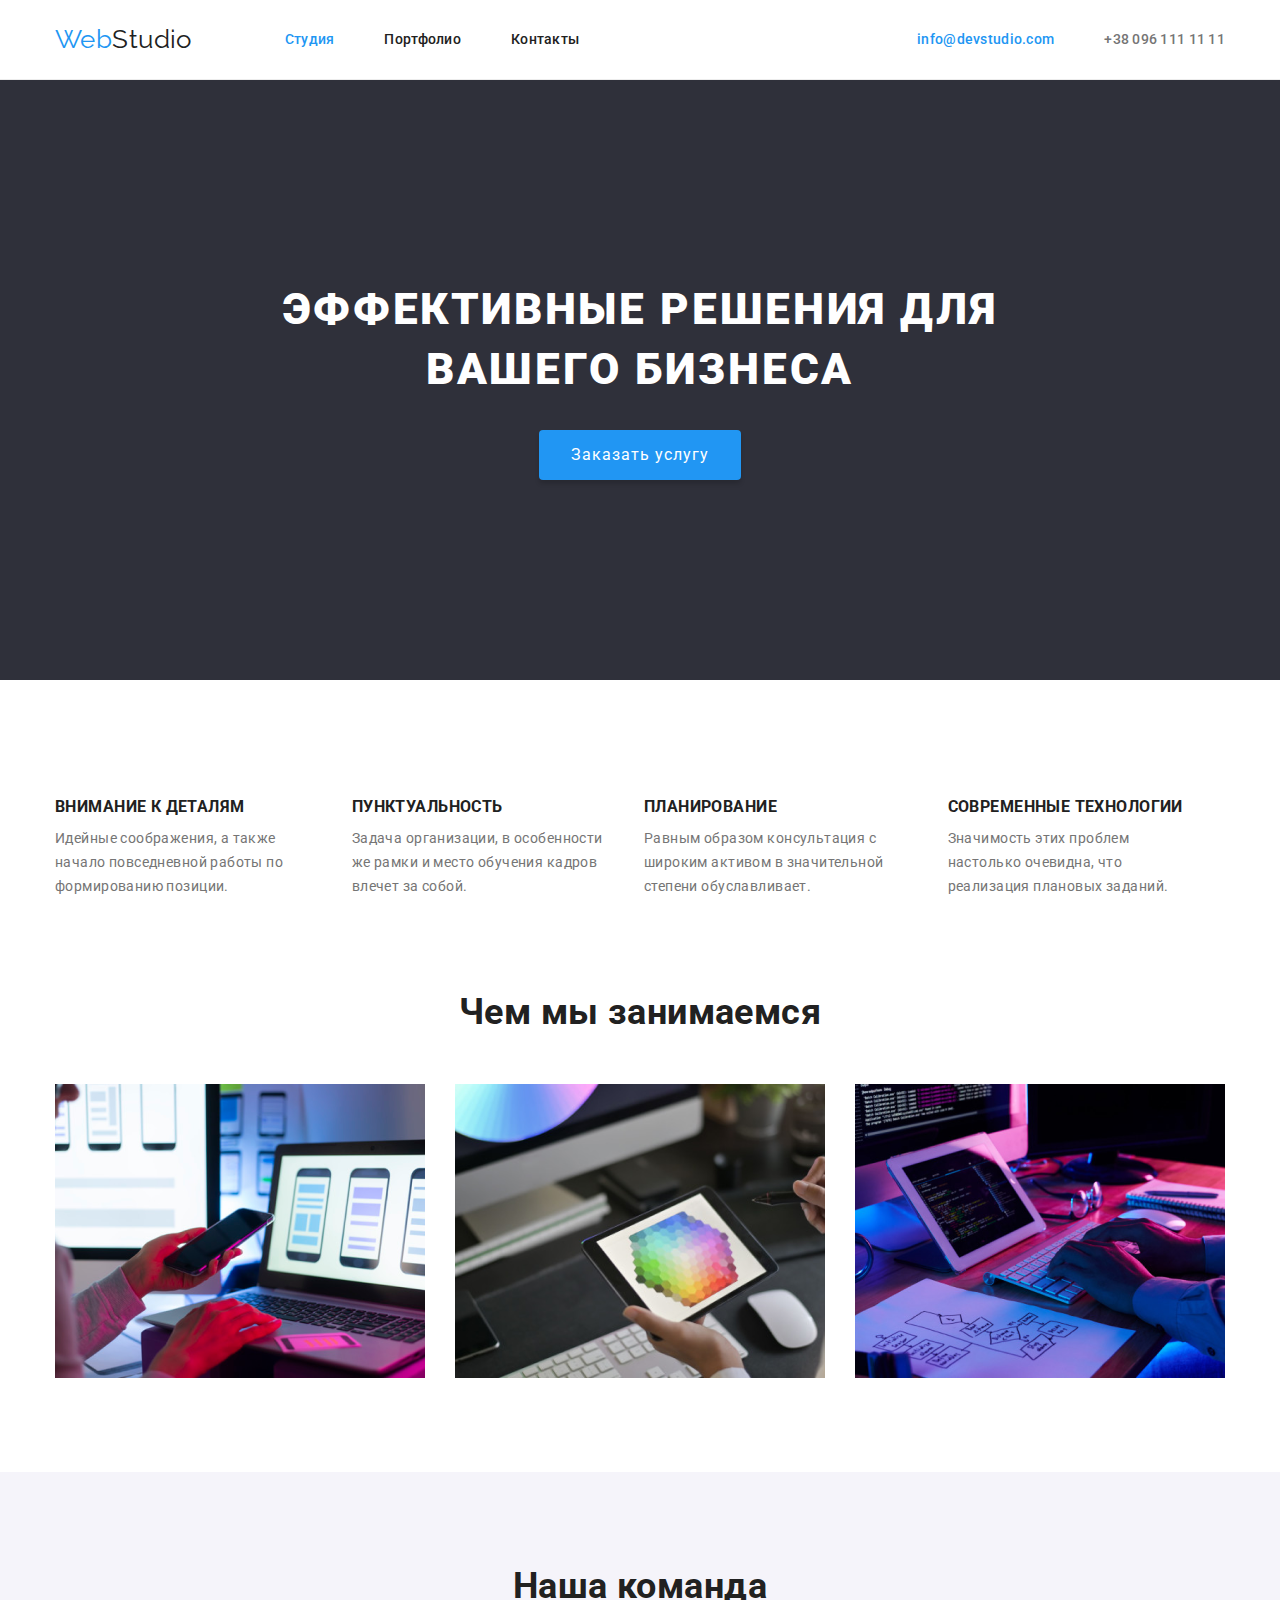
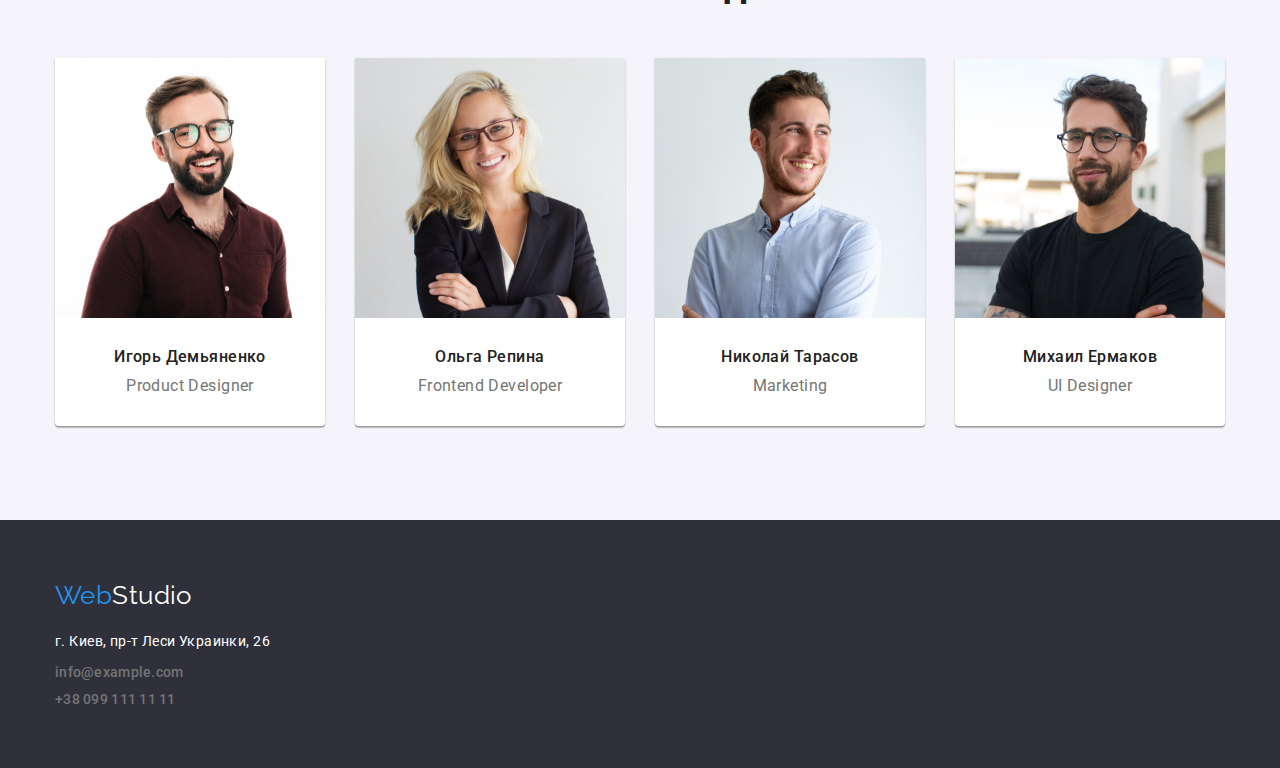
<file: index.html>
<!DOCTYPE html>
<html lang="ru">

<head>
  <meta charset="UTF-8" />
  <meta http-equiv="X-UA-Compatible" content="IE=edge" />
  <meta name="viewport" content="width=device-width, initial-scale=1.0" />
  <title>Студия</title>
  <link rel="preconnect" href="https://fonts.googleapis.com">
  <link rel="preconnect" href="https://fonts.gstatic.com" crossorigin>
  <link href="https://fonts.googleapis.com/css2?family=Raleway:wght@700&family=Roboto:wght@400;500;700;900&display=swap"
    rel="stylesheet">
  <link rel="stylesheet" href="https://cdnjs.cloudflare.com/ajax/libs/modern-normalize/1.1.0/modern-normalize.min.css">
  <link rel="stylesheet" href="./css/style.css">
</head>

<body>
  <!-- Шапка сайта -->
  <header class="page-header">
    <div class="header-section container">
      <nav class="main-nav">
        <a href="./index.html" class="logo">Web<span class="header-logo">Studio</span></a>

        <ul class="site-nav list">
          <li class="item"><a href="./index.html" class="link current">Студия</a></li>
          <li class="item"><a href="./portfolio.html" class="link">Портфолио</a></li>
          <li class="item"><a href="" class="link">Контакты</a></li>
        </ul>
      </nav>

      <ul class="site-info list">
        <li class="header-mail"><a href="mailto:info@devstudio.com" class="info mail">info@devstudio.com</a></li>
        <li class="header-tel"><a href="tel:+380961111111" class="info tel">+38 096 111 11 11</a></li>
      </ul>
    </div>
  </header>

  <main>
    <!-- Герой сайта -->
    <section class="hero">
      <div class="container">
        <h1 class="hero-title">Эффективные решения для <br>вашего бизнеса</h1>
        <button type="button" class="button-services"><span class="order">Заказать услугу</span></button>
      </div>
    </section>

    <section class="section company">
      <div class="container">
        <!-- Скрытый заголовок -->
        <h2 class="section-title">Описание преимуществ компании</h2>
        <!-- Преимущества -->
        <ul class="feature-list list">
          <li class="feature-list__items">
            <h3 class="title">Внимание к деталям</h3>
            <a href="" class="text-link">
              <p>Идейные соображения, а также начало повседневной работы по формированию позиции.</p>
            </a>
          </li>
          <li class="feature-list__items">
            <h3 class="title">Пунктуальность</h3>
            <a href="" class="text-link">
              <p>Задача организации, в особенности же рамки и место обучения кадров влечет за собой.
              </p>
            </a>
          </li>
          <li class="feature-list__items">
            <h3 class="title">Планирование</h3>
            <a href="" class="text-link">
              <p>Равным образом консультация с широким активом в значительной степени обуславливает.
              </p>
            </a>
          </li>
          <li class="feature-list__items">
            <h3 class="title">Современные технологии</h3>
            <a href="" class="text-link">
              <p>Значимость этих проблем настолько очевидна, что реализация плановых заданий.</p>
            </a>
          </li>
        </ul>
      </div>
    </section>
    <section class="section">
      <div class="container">
        <!-- Примеры работ компании -->
        <h2 class="block-title">Чем мы занимаемся</h2>

        <ul class="image-block list">
          <li class="image-items">
            <img src="./images/notebook.png" alt="notebook" width="370" />
          </li>
          <li class="image-items">
            <img src="./images/tablet.png" alt="tablet" width="370" />
          </li>
          <li class="image-items">
            <img src="./images/computer.png" alt="computer" width="370" />
          </li>
        </ul>
      </div>
    </section>

    <section class="section-team">
      <div class="container">
        <!-- Команда -->
        <h2 class="block-title team">Наша команда</h2>

        <ul class="block-team list">
          <li class="block">
            <img src="./images/foto1.png" alt="Игорь Демьяненко" width="270" />
            <div class="team-list__block">
              <h3 class="title-name">Игорь Демьяненко</h3>
              <p class="section-text">Product Designer</p>
            </div>
          </li>
          <li class="block">
            <img src="./images/foto2.png" alt="Ольга Репина" width="270" />
            <div class="team-list__block">
              <h3 class="title-name">Ольга Репина</h3>
              <p class="section-text">Frontend Developer</p>
            </div>
          </li>
          <li class="block">
            <img src="./images/foto3.png" alt="Николай Тарасов" width="270" />
            <div class="team-list__block">
              <h3 class="title-name">Николай Тарасов</h3>
              <p class="section-text">Marketing</p>
            </div>
          </li>
          <li class="block">
            <img src="./images/foto4.png" alt="Михаил Ермаков" width="270" />
            <div class="team-list__block">
              <h3 class="title-name">Михаил Ермаков</h3>
              <p class="section-text">UI Designer</p>
            </div>
          </li class="block">
        </ul>
      </div>
    </section>
  </main>

  <footer class="footer">
    <div class="container">
      <section class="footer-section"><a href="./index.html" class="logo">Web<span class="footer-logo">Studio</span></a>
        <address class="address">
          <ul class="list">
            <li class="footer-text__items">
              <p class="footer-text">г. Киев, пр-т Леси Украинки, 26</p>
            </li>
            <li class="footer-items"><a href="" class="info">info@example.com</a></li>
            <li class="footer-items"><a href="" class="info">+38 099 111 11 11</a></li>
          </ul>
        </address>
      </section>
    </div>
  </footer>
</body>

</html>
</file>
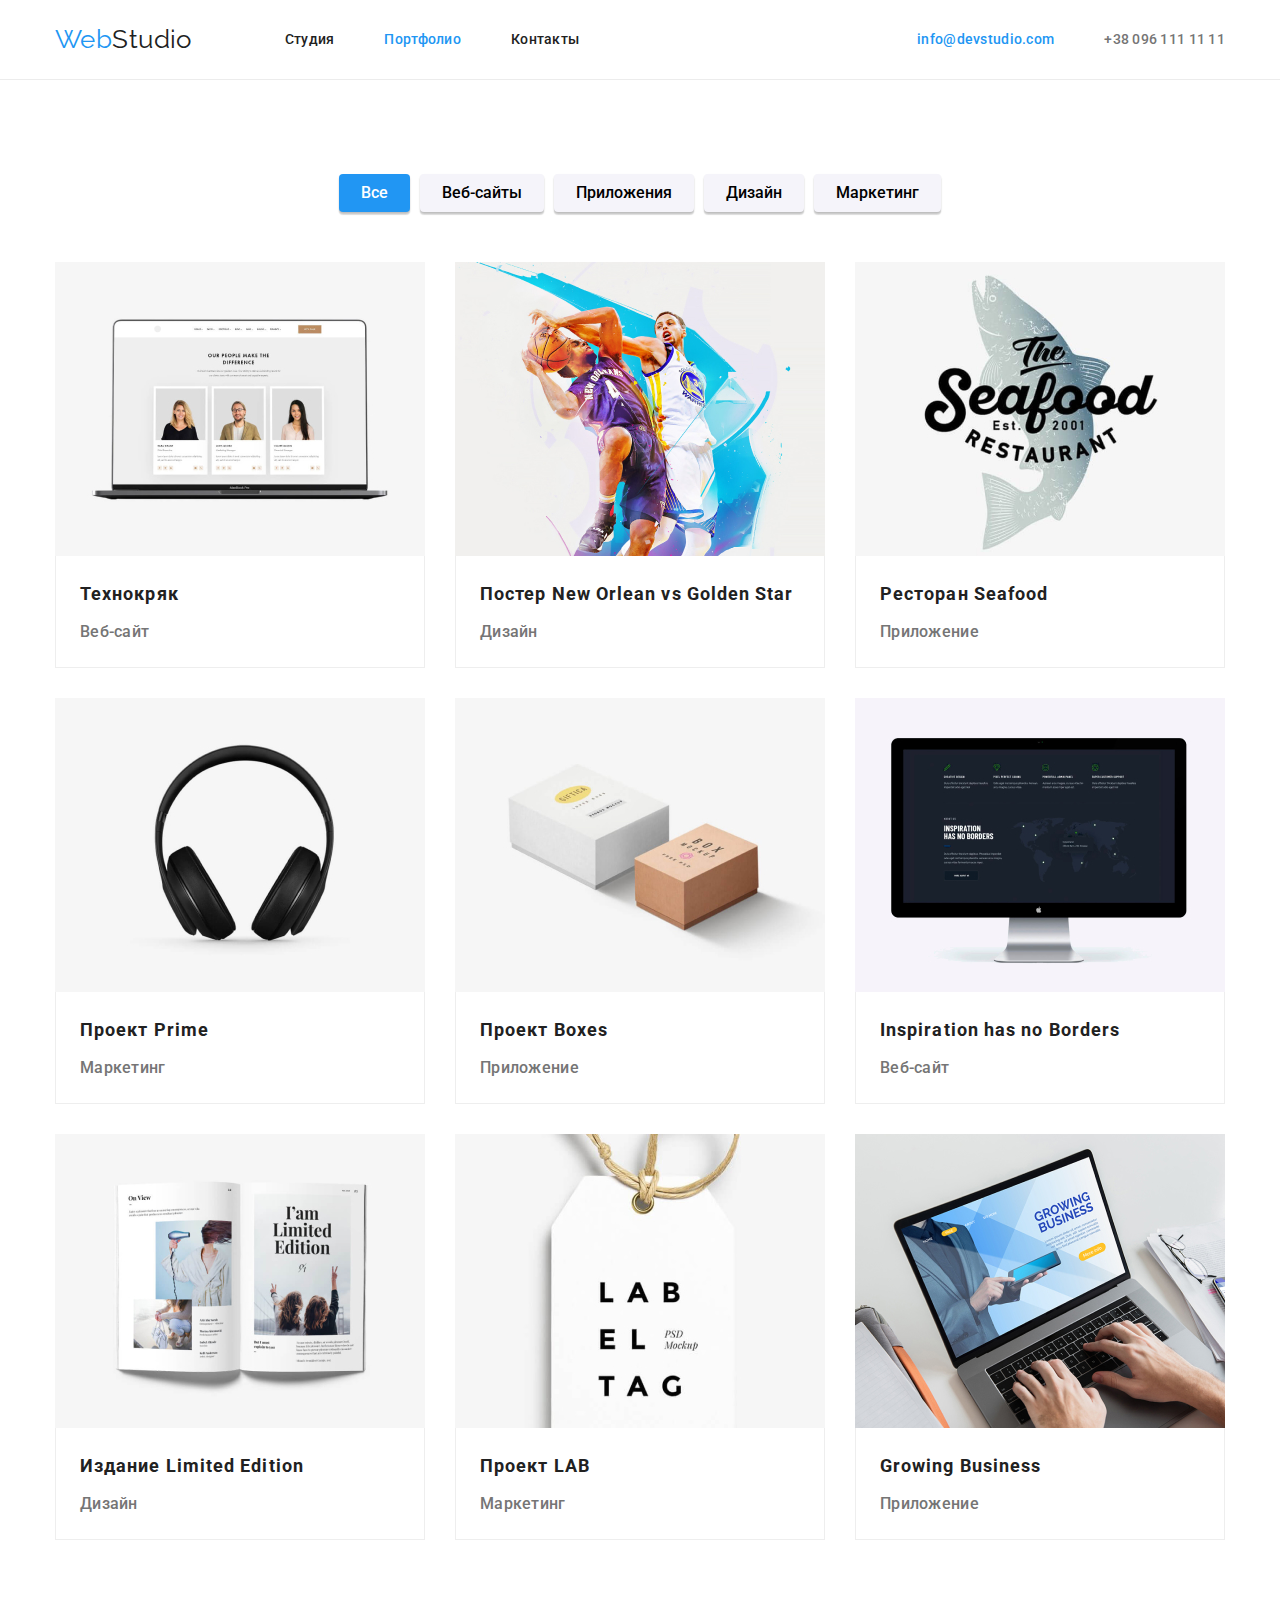
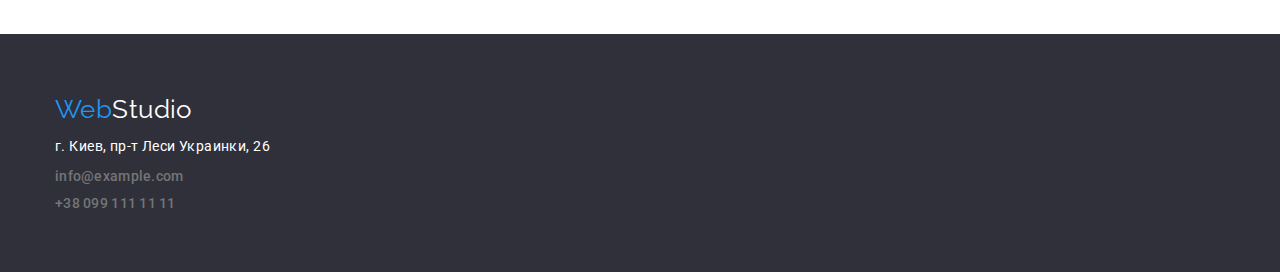
<file: portfolio.html>
<!DOCTYPE html>
<html lang="ru">

<head>
  <meta charset="UTF-8" />
  <meta http-equiv="X-UA-Compatible" content="IE=edge" />
  <meta name="viewport" content="width=device-width, initial-scale=1.0" />
  <title>Портфолио</title>
  <link rel="preconnect" href="https://fonts.googleapis.com">
  <link rel="preconnect" href="https://fonts.gstatic.com" crossorigin>
  <link href="https://fonts.googleapis.com/css2?family=Raleway:wght@700&family=Roboto:wght@400;500;700;900&display=swap"
    rel="stylesheet">
  <link rel="stylesheet" href="https://cdnjs.cloudflare.com/ajax/libs/modern-normalize/1.1.0/modern-normalize.min.css">
  <link rel="stylesheet" href="./css/style.css">
</head>

<body>
  <!-- Шапка сайта -->
  <header class="page-header">
    <div class="header-section container">
      <nav class="main-nav">
        <a href="./index.html" class="logo">Web<span class="header-logo">Studio</span></a>

        <ul class="site-nav list">
          <li class="item"><a href="./index.html" class="link">Студия</a></li>
          <li class="item"><a href="./portfolio.html" class="link current">Портфолио</a></li>
          <li class="item"><a href="" class="link">Контакты</a></li>
        </ul>
      </nav>

      <ul class="site-info list">
        <li class="header-mail"><a href="mailto:info@devstudio.com" class="info mail">info@devstudio.com</a></li>
        <li class="header-tel"><a href="tel:+380961111111" class="info tel">+38 096 111 11 11</a></li>
      </ul>
    </div>
  </header>

  <main>
    <!-- Cкрытый заголовок -->
    <section class="section">
      <div class="container">
        <h1 class="button-title">Контент страницы Портфолио</h1>

        <!-- Кнопки -->
        <ul class="site-button list">
          <li class="button-items"><button class="button current">Все</button></li>
          <li class="button-items"><button class="button">Веб-сайты</button></li>
          <li class="button-items"><button class="button">Приложения</button></li>
          <li class="button-items"><button class="button">Дизайн</button></li>
          <li class="button-items"><button class="button">Маркетинг</button></li>
        </ul>

        <ul class="client-list list">
          <li class="page-block"><a href="" class="link"><img src="./images/portfolio/notebook.jpg" alt="notebook"
                width="370">
              <div class="portfolio-border">
                <h2 class="page-title">Технокряк</h2>
                <p class="page-text">Веб-сайт</p>
              </div>
            </a></li>
          <li class="page-block"><a href="" class="link"><img src="./images/portfolio/basket.jpg" alt="basket"
                width="370">
              <div class="portfolio-border">
                <h2 class="page-title">Постер New Orlean vs Golden Star</h2>
                <p class="page-text">Дизайн</p>
              </div>
            </a></li>
          <li class="page-block"><a href="" class="link"><img src="./images/portfolio/seafood.jpg" alt="seafood"
                width="370">
              <div class="portfolio-border">
                <h2 class="page-title">Ресторан Seafood</h2>
                <p class="page-text">Приложение</p>
              </div>
            </a></li>
          <li class="page-block"><a href="" class="link"><img src="./images/portfolio/headphones.jpg" alt="headphones"
                width="370">
              <div class="portfolio-border">
                <h2 class="page-title">Проект Prime</h2>
                <p class="page-text">Маркетинг</p>
              </div>
            </a></li>
          <li class="page-block"><a href="" class="link"><img src="./images/portfolio/boxes.jpg" alt="boxes"
                width="370">
              <div class="portfolio-border">
                <h2 class="page-title">Проект Boxes</h2>
                <p class="page-text">Приложение</p>
              </div>
            </a></li>
          <li class="page-block"><a href="" class="link"><img src="./images/portfolio/borders.jpg" alt="borders"
                width="370">
              <div class="portfolio-border">
                <h2 class="page-title">Inspiration has no Borders</h2>
                <p class="page-text">Веб-сайт</p>
              </div>
            </a></li>
          <li class="page-block"><a href="" class="link"><img src="./images/portfolio/edition.jpg" alt="edition"
                width="370">
              <div class="portfolio-border">
                <h2 class="page-title">Издание Limited Edition</h2>
                <p class="page-text">Дизайн</p>
              </div>
            </a></li>
          <li class="page-block"><a href="" class="link"><img src="./images/portfolio/lab.jpg" alt="lab" width="370">
              <div class="portfolio-border">
                <h2 class="page-title">Проект LAB</h2>
                <p class="page-text">Маркетинг</p>
              </div>
            </a></li>
          <li class="page-block"><a href="" class="link"><img src="./images/portfolio/business.jpg" alt="business"
                width="370">
              <div class="portfolio-border">
                <h2 class="page-title">Growing Business</h2>
                <p class="page-text">Приложение</p>
              </div>
            </a></li>
        </ul>
      </div>
    </section>
  </main>

  <footer class="footer">
    <div class="container">
      <section class="footer-section"><a href="./index.html" class="logo">Web<span class="footer-logo">Studio</span></a>
        <address class="address">
          <ul class="list">
            <li class="footer-items">
              <p class="footer-text">г. Киев, пр-т Леси Украинки, 26</p>
            </li>
            <li class="footer-items"><a href="" class="info">info@example.com</a></li>
            <li class="footer-items"><a href="" class="info">+38 099 111 11 11</a></li>
          </ul>
        </address>
      </section>
    </div>
  </footer>
</body>

</html>
</file>
<file: css/style.css>
/* Глобальные стили */
:root {
  --primary-text-color: #212121;
  --secondary-text-color: #757575;
  --white-color: #ffffff;
  --black-color: #000000;
  --accent-color: #2196f3;
  --hero-background-color: #2f303a;
  --team-background-color: #f5f4fa;
  --header-border-color: #ececec;
}
h1,
h2,
h3,
h4,
h5,
h6,
p,
ul {
  margin: 0;
  padding: 0;
}

img {
  display: block;
}

body {
  font-family: 'Roboto', sans-serif;
  letter-spacing: 0.03em;
  background-color: var(--white-color);
  color: var(--primary-text-color);
  font-size: 14px;
}

/* КОНТЕЙНЕР  */
.container {
  margin-left: auto;
  margin-right: auto;
  width: 1200px;
  padding-left: 15px;
  padding-right: 15px;
}

/* Скрытые заголовки */
.section-title {
  visibility: hidden;
}
.button-title {
  display: none;
}

/* List */
.list {
  list-style: none;
}

/* LOGO */
.logo {
  font-family: 'Raleway';
  font-size: 26px;
  line-height: 1.19;
  text-decoration: none;
  color: var(--accent-color);
}

.header-logo {
  color: var(--primary-text-color);
}

.footer-logo {
  color: var(--white-color);
}

/* site-nav */
.page-header {
  border-bottom: 1px solid var(--header-border-color);
  padding: 24px 0px;
}

.header-section {
  display: flex;
  align-items: center;
  justify-content: space-between;
}
.main-nav {
  display: flex;
  align-items: center;
}
.site-nav {
  display: flex;
  margin-left: 93px;
}

.site-nav .item + .item {
  margin-left: 50px;
}

.link {
  font-weight: 500;
  line-height: 1.14;
  letter-spacing: 0.02em;
  text-decoration: none;
  color: var(--primary-text-color);
}

.link:hover,
.link:focus {
  color: var(--accent-color);
}

/* Current  */
.button.current {
  background: var(--accent-color);
  color: var(--white-color);
}

.link.current {
  color: var(--accent-color);
}

/* site-info */
.site-info {
  display: flex;
}
.info {
  font-weight: 500;
  line-height: 1.14;
  letter-spacing: 0.02em;
  text-decoration: none;
  color: var(--secondary-text-color);
}

.mail {
  color: var(--accent-color);
}

.tel {
}

.info:hover,
.info:focus {
  color: var(--accent-color);
}

.header-mail {
  margin-right: 50px;
}
.header-tel {
}

/* HERO */

.hero {
  text-align: center;
  background: var(--hero-background-color);
  padding: 200px 0px 200px 0px;
}
.hero-title {
  font-weight: 900;
  font-size: 44px;
  line-height: 1.36;
  text-align: center;
  letter-spacing: 0.06em;
  color: var(--white-color);
  margin-bottom: 30px;
  text-transform: uppercase;
}
.button-services {
  padding: 10px 32px;
  background: var(--accent-color);
  box-shadow: 0px 4px 4px rgba(0, 0, 0, 0.15);
  border-radius: 4px;
  cursor: pointer;
  border: none;
}
.order {
  font-family: 'Roboto';
  font-size: 16px;
  line-height: 1.87;
  letter-spacing: 0.06em;
  color: var(--white-color);
}

/* NEW Section  */

.section {
  background: var(--white-color);
  padding: 94px 0;
}

.company.section {
  padding-bottom: 0px;
}

.feature-list {
  display: flex;
}

.feature-list__items {
  margin-right: 30px;
}

.title {
  line-height: 1.14;
  text-transform: uppercase;
  margin-bottom: 10px;
}
.text-link {
  line-height: 24px;
  color: var(--secondary-text-color);
  text-decoration: none;
}

.text-link:hover,
.text-link:focus {
  color: var(--accent-color);
}

/* IMAGE block  */

.image-block {
  display: flex;
}

.image-items {
  margin-right: 30px;
}

/* Section Team  */

.section-team {
  background: var(--team-background-color);
  padding: 94px 0;
}

.block-title {
  font-size: 36px;
  line-height: 1.16;
  text-align: center;
  margin-bottom: 50px;
}

.team {
}

.block {
  background: var(--white-color);
  box-shadow: 0px 1px 3px rgba(0, 0, 0, 0.12), 0px 1px 1px rgba(0, 0, 0, 0.14),
    0px 2px 1px rgba(0, 0, 0, 0.2);
  border-radius: 0px 0px 4px 4px;
  margin-right: 30px;
}

.block:last-child {
  margin-right: 0px;
}

.block-team {
  display: flex;
}

.team-list__block {
  padding: 30px 0px 30px 0px;
}

.title-name {
  font-weight: 500;
  font-size: 16px;
  line-height: 1.18;
  text-align: center;
}

.section-text {
  font-size: 16px;
  line-height: 1.18;
  text-align: center;
  color: var(--secondary-text-color);
  margin-top: 10px;
}

/* Footer  */
.footer {
  background: var(--hero-background-color);
}

.footer-text {
  line-height: 1.71;
  color: var(--white-color);
}

/* PORTFOLIO */

/* Section Button  */
.site-button {
  display: flex;
  justify-content: center;
  margin-bottom: 50px;
}

.button-items {
  margin-right: 10px;
}

.button-items:last-child {
  margin-right: 0px;
}

.button {
  font-weight: 500;
  font-size: 16px;
  line-height: 1.62;
  text-align: center;
  padding: 6px 22px;
  box-shadow: 0px 3px 1px rgba(0, 0, 0, 0.1), 0px 1px 2px rgba(0, 0, 0, 0.08),
    0px 2px 2px rgba(0, 0, 0, 0.12);
  border-radius: 4px;
  background: var(--team-background-color);
  border: none;
  cursor: pointer;
  font-family: inherit;
}

.button:hover,
.button:focus {
  background: var(--accent-color);
  color: var(--white-color);
}

/* Page block  */
.footer-section {
  padding: 60px 0px 60px 0px;
}
.footer-block__logo {
  margin-bottom: 20px;
}
.footer-text__items {
  margin-top: 20px;
}

.footer-items {
  margin-top: 10px;
}

.address {
  font-style: normal;
}
/* Client Block */
.client-list {
  display: flex;
  flex-wrap: wrap;
  gap: 30px;
}

.page-block {
  background: var(--white-color);
  text-decoration: none;
}

.portfolio-border {
  border: 1px solid #eeeeee;
  border-top: transparent;
  padding: 20px 24px;
}

.page-title {
  font-size: 18px;
  line-height: 2;
  letter-spacing: 0.06em;
  color: var(--primary-text-color);
  margin-bottom: 5px;
}
.page-text {
  font-size: 16px;
  line-height: 1.87;
  color: var(--secondary-text-color);
}
</file>
